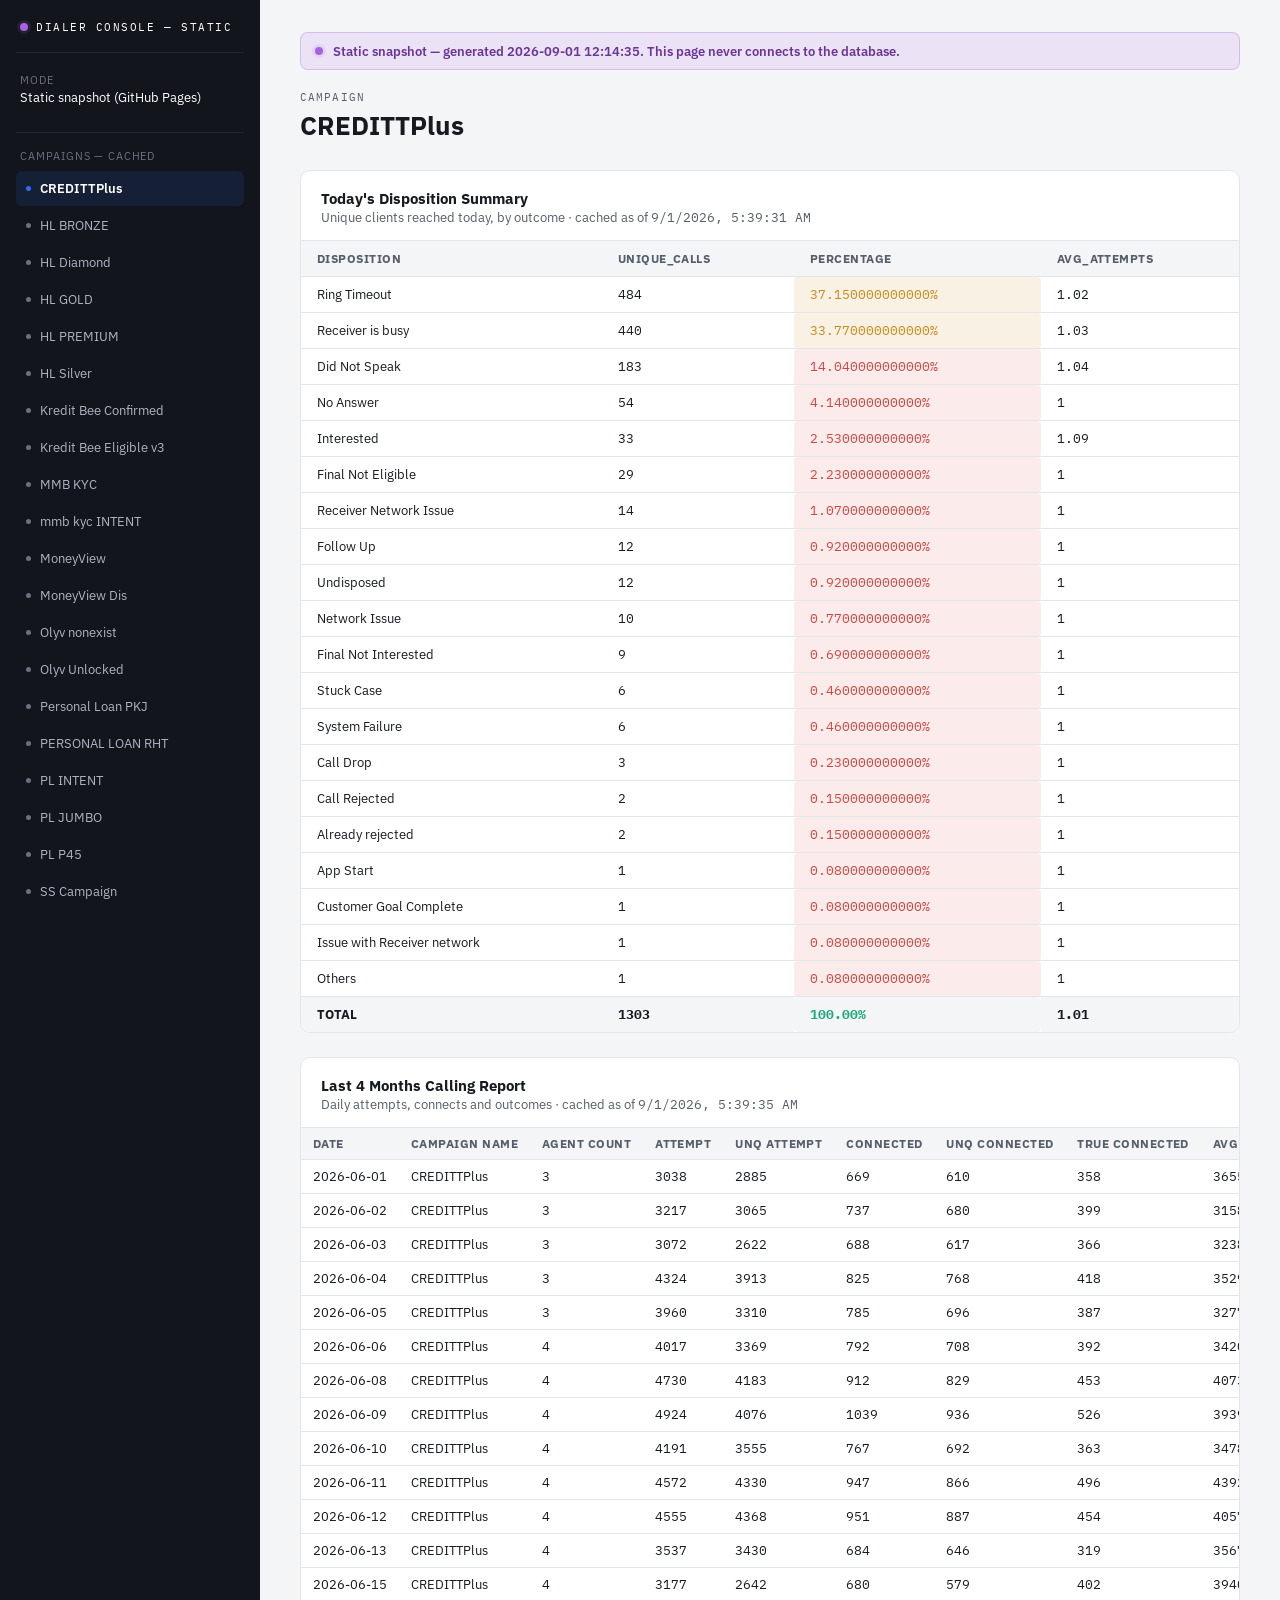
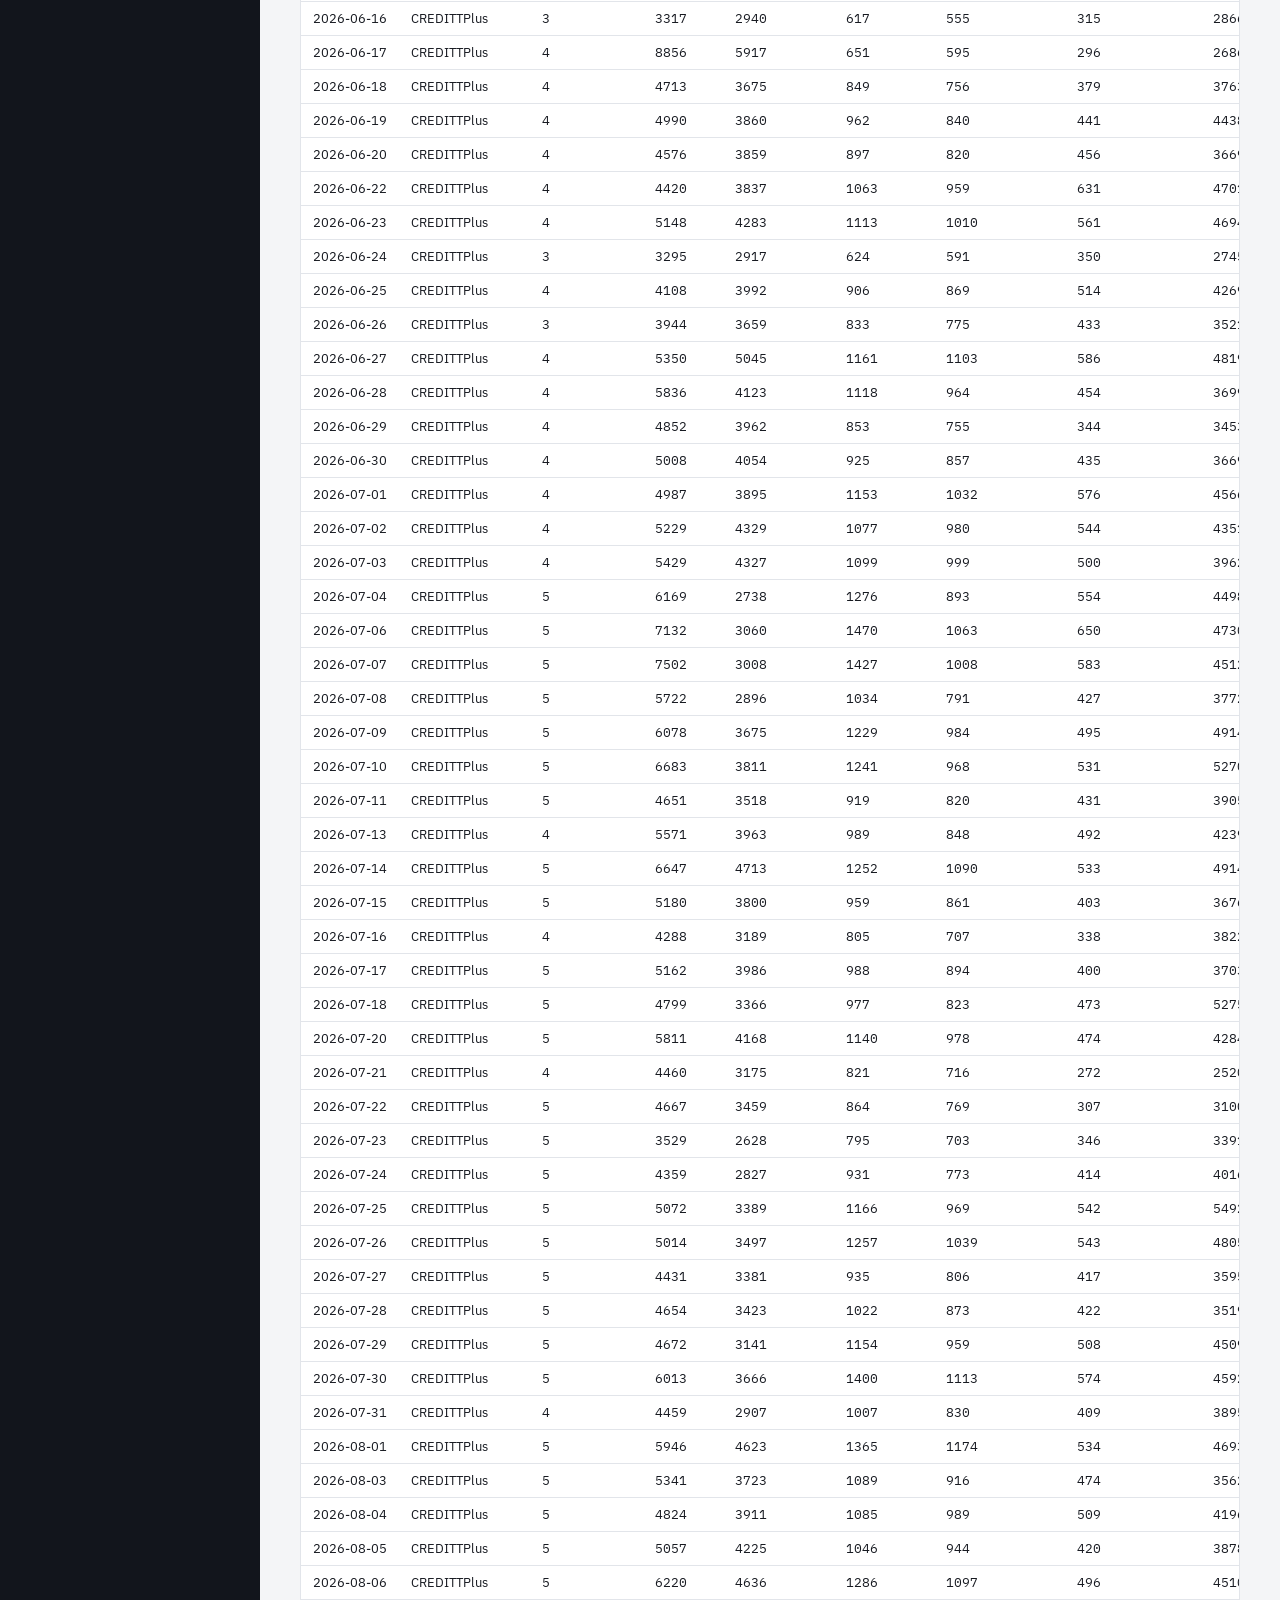
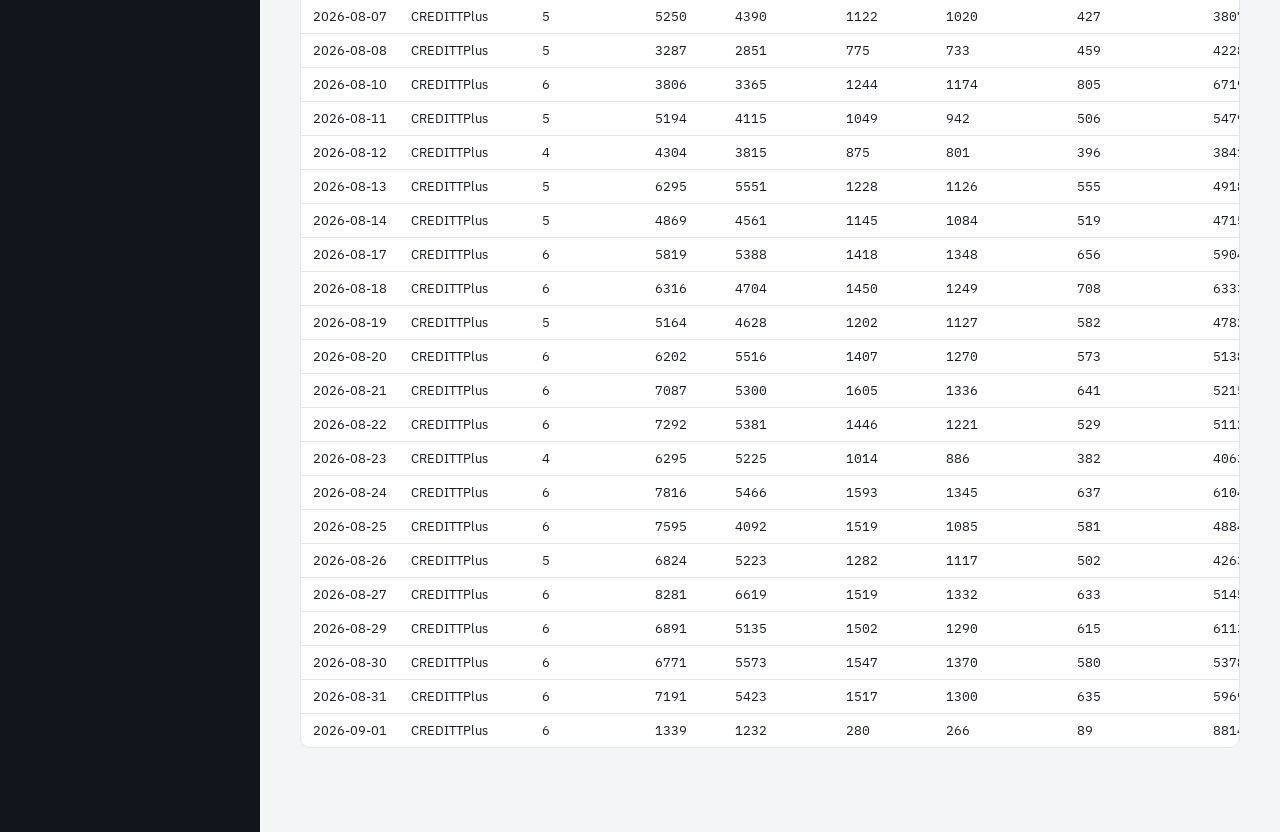
<file: docs/index.html>
<!DOCTYPE html>
<html lang="en">
<head>
  <meta charset="UTF-8" />
  <meta name="viewport" content="width=device-width, initial-scale=1.0" />
  <title>Dialer Campaign Console — Static Snapshot</title>
  <link rel="preconnect" href="https://fonts.googleapis.com">
  <link href="https://fonts.googleapis.com/css2?family=IBM+Plex+Sans:wght@400;500;600;700&family=IBM+Plex+Mono:wght@400;500;600&display=swap" rel="stylesheet">
  <link rel="stylesheet" href="style.css">
</head>
<body>
  <div id="app" class="app-shell">
    <aside class="nav-rail">
      <div class="nav-brand">
        <span class="pulse-dot pulse-dot-offline"></span>
        <span>DIALER CONSOLE — STATIC</span>
      </div>
      <div class="nav-user">
        <div class="nav-user-label">Mode</div>
        <div class="nav-user-name">Static snapshot (GitHub Pages)</div>
      </div>
      <div class="nav-section-label">Campaigns — cached</div>
      <nav id="nav-list" class="nav-list">
        <p class="nav-empty">Loading…</p>
      </nav>
    </aside>
    <main id="main-panel" class="main-panel">
      <p class="nav-empty">Loading data.json…</p>
    </main>
  </div>
  <script src="app.js"></script>
</body>
</html>
</file>
<file: docs/style.css>
:root {
  --ink: #171a21;
  --ink-soft: #565d6b;
  --paper: #f4f5f7;
  --panel: #ffffff;
  --border: #e2e5ea;
  --rail-bg: #12151c;
  --rail-bg-soft: #1b1f28;
  --rail-text: #aeb4c0;
  --rail-text-dim: #6b7180;
  --accent: #2f6fed;
  --accent-soft: rgba(47, 111, 237, 0.12);
  --good: #1fa97b;
  --good-bg: rgba(31, 169, 123, 0.12);
  --mid: #c98a1c;
  --mid-bg: rgba(201, 138, 28, 0.12);
  --bad: #d5453f;
  --bad-bg: rgba(213, 69, 63, 0.1);
  --offline: #a862e0;
  --offline-bg: rgba(168, 98, 224, 0.12);

  --font-ui: "IBM Plex Sans", -apple-system, BlinkMacSystemFont, "Segoe UI", sans-serif;
  --font-mono: "IBM Plex Mono", ui-monospace, SFMono-Regular, Menlo, monospace;
}

* { box-sizing: border-box; }

html, body {
  margin: 0;
  padding: 0;
  background: var(--paper);
  color: var(--ink);
  font-family: var(--font-ui);
  font-size: 14px;
  -webkit-font-smoothing: antialiased;
}

a { color: inherit; }

.mono { font-family: var(--font-mono); font-variant-numeric: tabular-nums; }

/* ---------- shared bits ---------- */
.pulse-dot {
  width: 8px;
  height: 8px;
  border-radius: 50%;
  background: var(--good);
  box-shadow: 0 0 0 3px var(--good-bg);
  flex: none;
}
.pulse-dot-error { background: var(--bad); box-shadow: 0 0 0 3px var(--bad-bg); }
.pulse-dot-offline { background: var(--offline); box-shadow: 0 0 0 3px var(--offline-bg); }

.offline-banner {
  display: flex;
  align-items: center;
  gap: 10px;
  background: var(--offline-bg);
  color: #6a3596;
  border: 1px solid rgba(168, 98, 224, 0.3);
  border-radius: 8px;
  padding: 10px 14px;
  font-size: 12.5px;
  font-weight: 600;
  margin-bottom: 20px;
}

.btn {
  font-family: var(--font-ui);
  font-size: 13px;
  font-weight: 600;
  border-radius: 6px;
  padding: 10px 16px;
  border: 1px solid transparent;
  cursor: pointer;
  transition: background 0.15s ease, border-color 0.15s ease;
}
.btn-primary { background: var(--accent); color: #fff; }
.btn-primary:hover { background: #2559c4; }
.btn-block { width: 100%; }
.btn-ghost {
  background: transparent;
  border-color: var(--border);
  color: var(--ink);
}
.btn-ghost:hover { border-color: var(--accent); color: var(--accent); }
.btn-link {
  background: none;
  border: none;
  color: var(--rail-text-dim);
  font-family: var(--font-ui);
  font-size: 12px;
  text-decoration: underline;
  cursor: pointer;
  padding: 0;
}
.btn-link:hover { color: #fff; }

.alert {
  border-radius: 6px;
  padding: 10px 12px;
  font-size: 13px;
  margin: 14px 0;
}
.alert-error { background: var(--bad-bg); color: var(--bad); border: 1px solid rgba(213,69,63,0.25); }

/* ---------- login ---------- */
.login-screen {
  min-height: 100vh;
  display: flex;
  align-items: center;
  justify-content: center;
  background:
    radial-gradient(circle at 20% 20%, rgba(47,111,237,0.08), transparent 40%),
    var(--rail-bg);
  padding: 24px;
}
.login-panel {
  width: 100%;
  max-width: 380px;
  background: var(--panel);
  border-radius: 12px;
  padding: 32px 28px;
  box-shadow: 0 20px 60px rgba(0,0,0,0.35);
}
.login-mark { display: flex; align-items: center; gap: 8px; margin-bottom: 24px; }
.login-mark-text {
  font-family: var(--font-mono);
  font-size: 11px;
  letter-spacing: 0.14em;
  color: var(--ink-soft);
}
.login-panel h1 { font-size: 22px; margin: 0 0 6px; }
.login-sub { color: var(--ink-soft); font-size: 13px; margin: 0 0 4px; }
.login-form { display: flex; flex-direction: column; gap: 6px; margin-top: 20px; }
.login-form label { font-size: 12px; font-weight: 600; color: var(--ink-soft); margin-top: 10px; }
.login-form input {
  font-family: var(--font-ui);
  font-size: 14px;
  padding: 10px 12px;
  border-radius: 6px;
  border: 1px solid var(--border);
  outline: none;
}
.login-form input:focus { border-color: var(--accent); box-shadow: 0 0 0 3px var(--accent-soft); }
.login-form button { margin-top: 16px; }
.login-footnote { font-size: 11.5px; color: var(--ink-soft); margin-top: 18px; line-height: 1.5; }

/* ---------- app shell ---------- */
.app-shell { display: flex; min-height: 100vh; }

.nav-rail {
  width: 260px;
  flex: none;
  background: var(--rail-bg);
  color: var(--rail-text);
  display: flex;
  flex-direction: column;
  padding: 20px 16px;
}
.nav-brand {
  display: flex;
  align-items: center;
  gap: 8px;
  font-family: var(--font-mono);
  font-size: 11px;
  letter-spacing: 0.14em;
  color: #fff;
  padding: 0 4px 18px;
  border-bottom: 1px solid rgba(255,255,255,0.08);
  margin-bottom: 16px;
}
.nav-user { padding: 4px 4px 18px; border-bottom: 1px solid rgba(255,255,255,0.08); margin-bottom: 16px; }
.nav-user-label { font-size: 10.5px; text-transform: uppercase; letter-spacing: 0.08em; color: var(--rail-text-dim); }
.nav-user-name { font-size: 13px; color: #fff; margin: 2px 0 8px; word-break: break-all; }
.nav-section-label {
  font-size: 10.5px;
  text-transform: uppercase;
  letter-spacing: 0.08em;
  color: var(--rail-text-dim);
  padding: 0 4px 8px;
}
.nav-list { display: flex; flex-direction: column; gap: 2px; overflow-y: auto; }
.nav-item {
  display: flex;
  align-items: center;
  gap: 9px;
  padding: 9px 10px;
  border-radius: 6px;
  font-size: 13px;
  text-decoration: none;
  color: var(--rail-text);
}
.nav-item:hover { background: var(--rail-bg-soft); color: #fff; }
.nav-item-dot {
  width: 5px; height: 5px; border-radius: 50%;
  background: var(--rail-text-dim);
  flex: none;
}
.nav-item-active { background: var(--accent-soft); color: #fff; font-weight: 600; }
.nav-item-active .nav-item-dot { background: var(--accent); }
.nav-empty { font-size: 12.5px; color: var(--rail-text-dim); padding: 0 4px; }

/* ---------- main panel ---------- */
.main-panel { flex: 1; padding: 32px 40px 60px; min-width: 0; }
.main-header {
  display: flex;
  align-items: flex-end;
  justify-content: space-between;
  margin-bottom: 28px;
  flex-wrap: wrap;
  gap: 12px;
}
.eyebrow {
  font-family: var(--font-mono);
  font-size: 11px;
  letter-spacing: 0.1em;
  color: var(--ink-soft);
  text-transform: uppercase;
}
.main-header h1 { margin: 4px 0 0; font-size: 26px; }
.header-actions { display: flex; align-items: center; gap: 14px; }
.refreshed-at { font-family: var(--font-mono); font-size: 12px; color: var(--ink-soft); }

.panel {
  background: var(--panel);
  border: 1px solid var(--border);
  border-radius: 10px;
  margin-bottom: 24px;
  overflow: hidden;
}
.panel-head { padding: 18px 20px 14px; border-bottom: 1px solid var(--border); }
.panel-head h2 { margin: 0; font-size: 15px; }
.panel-sub { font-size: 12.5px; color: var(--ink-soft); }

.table-scroll { overflow-x: auto; }
.data-table { width: 100%; border-collapse: collapse; font-size: 13px; }
.data-table th {
  text-align: left;
  padding: 10px 16px;
  background: var(--paper);
  border-bottom: 1px solid var(--border);
  font-size: 11.5px;
  text-transform: uppercase;
  letter-spacing: 0.04em;
  color: var(--ink-soft);
  white-space: nowrap;
}
.data-table td {
  padding: 9px 16px;
  border-bottom: 1px solid var(--border);
  white-space: nowrap;
}
.data-table-dense td, .data-table-dense th { padding: 8px 12px; }
.data-table tbody tr:last-child td { border-bottom: none; }
.data-table tbody tr:hover { background: rgba(47,111,237,0.04); }
.row-total td { font-weight: 700; background: var(--paper); }
.empty-row { color: var(--ink-soft); text-align: center; padding: 20px !important; }

.pct-high { color: var(--good); background: var(--good-bg); border-radius: 4px; }
.pct-mid { color: var(--mid); background: var(--mid-bg); border-radius: 4px; }
.pct-low { color: var(--bad); background: var(--bad-bg); border-radius: 4px; }
.pct-neutral { color: var(--ink); }

.empty-state { padding: 60px 0; text-align: center; color: var(--ink-soft); }
.empty-state h1 { color: var(--ink); }

@media (max-width: 860px) {
  .app-shell { flex-direction: column; }
  .nav-rail { width: 100%; }
  .main-panel { padding: 24px 18px 40px; }
}
</file>
